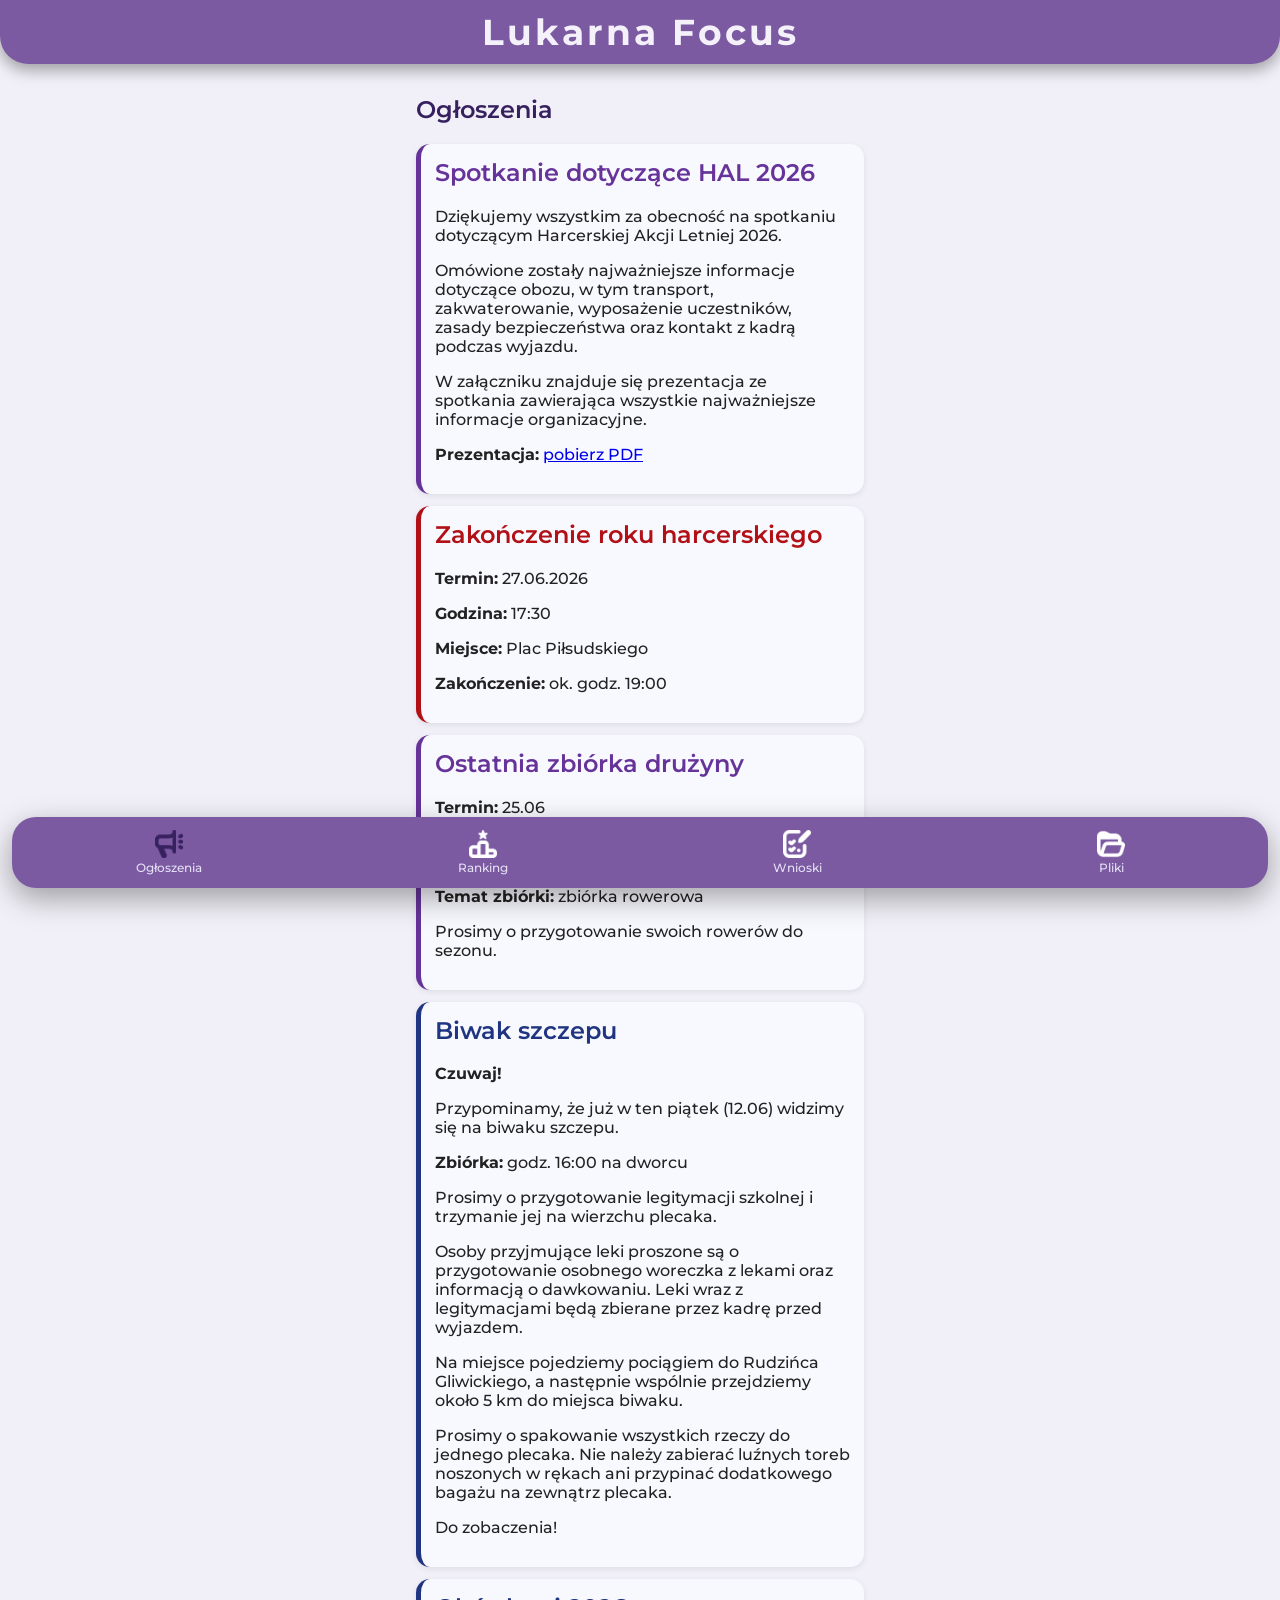
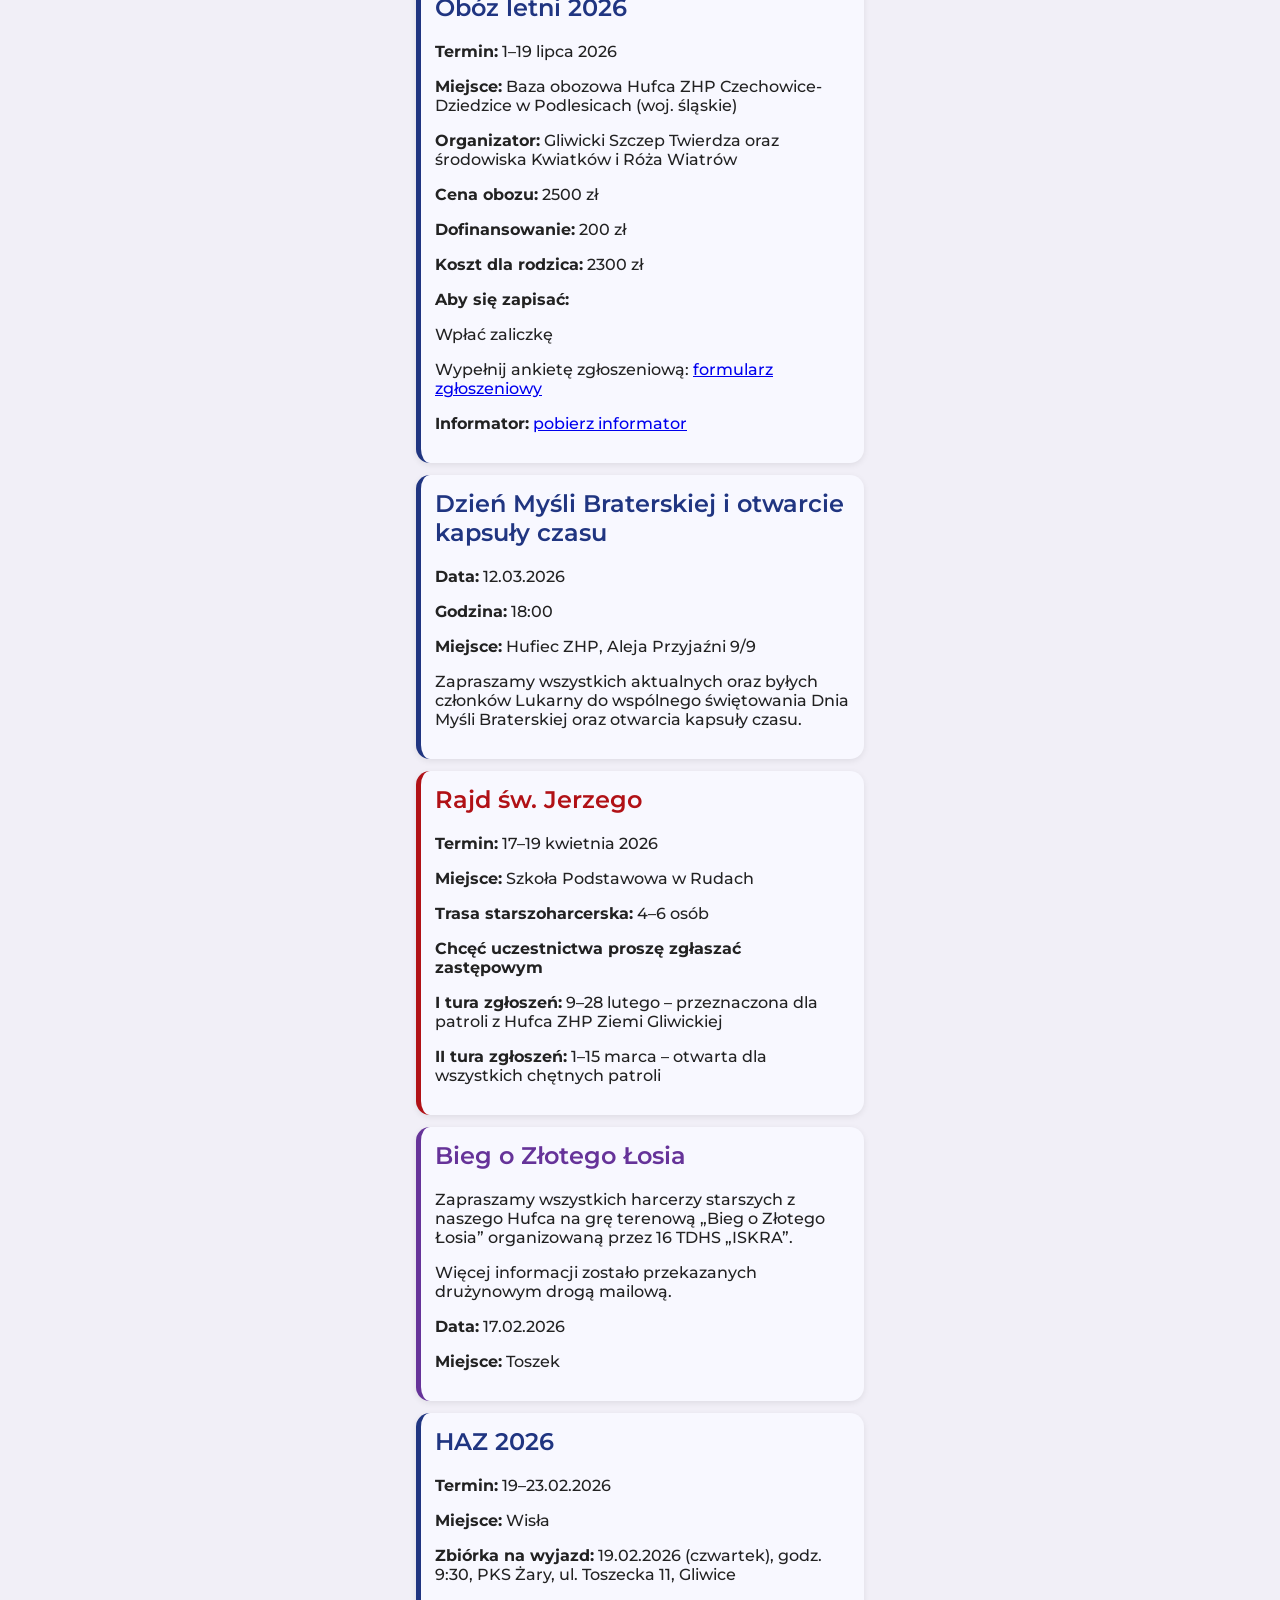
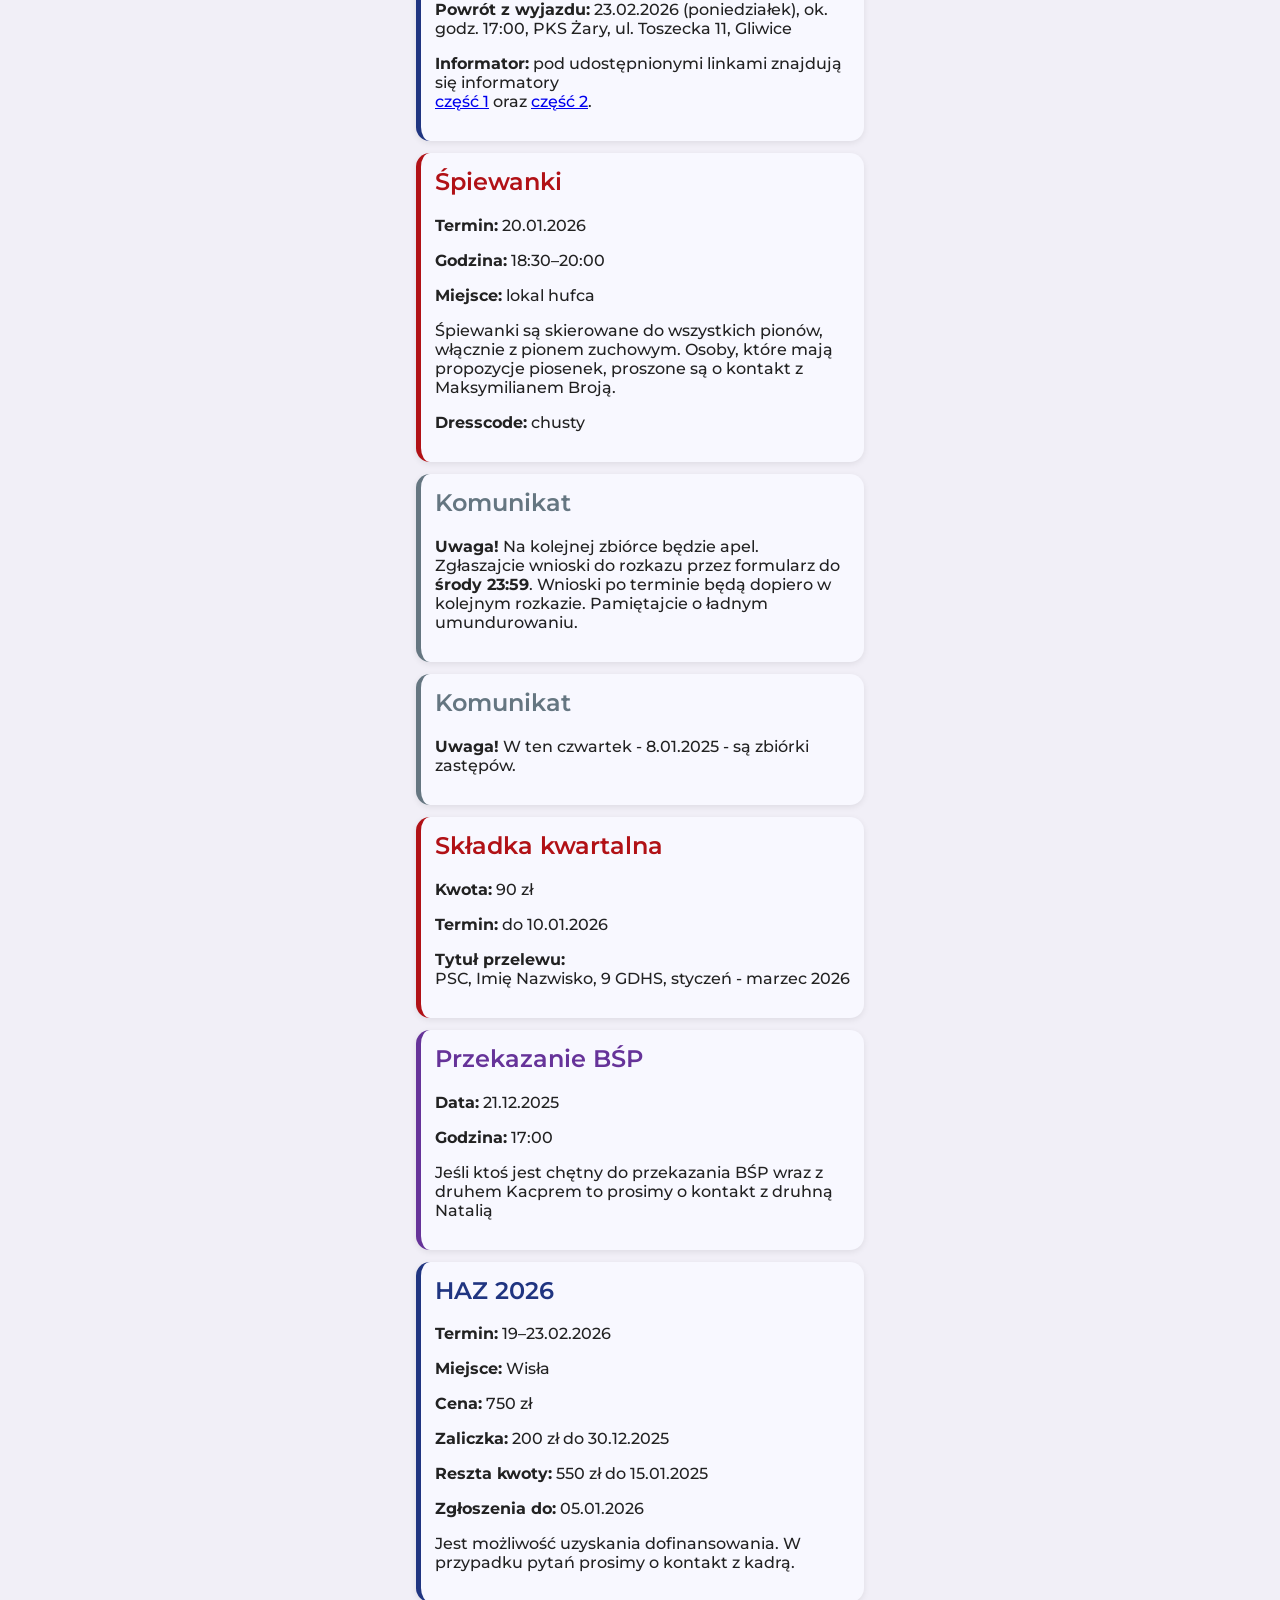
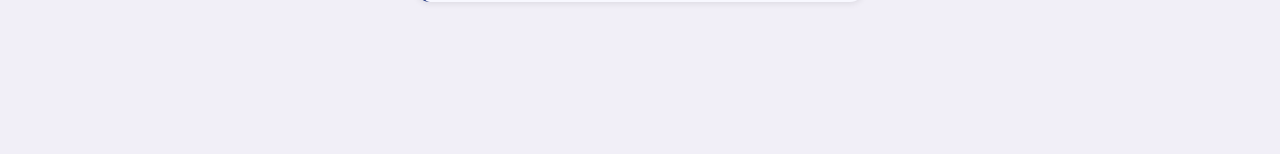
<file: index.html>
<!DOCTYPE html>
<html lang="pl">
<head>
  <meta charset="UTF-8" />
  <meta name="viewport" content="width=device-width, initial-scale=1.0"/>
	<!-- Favicon (karta przeglądarki) -->
<link rel="icon" type="image/png" sizes="180x180" href="logo.png">

<!-- iPhone / iPad -->
<link rel="apple-touch-icon" sizes="180x180" href="logo.png">
<meta name="apple-mobile-web-app-title" content="Lukarna Focus">

  <title>Lukarna Focus</title>
  <link rel="stylesheet" href="style.css" />
  <link rel="preconnect" href="https://fonts.googleapis.com">
<link rel="preconnect" href="https://fonts.gstatic.com" crossorigin>
<link href="https://fonts.googleapis.com/css2?family=Montserrat:wght@300;400;500;600;700&display=swap" rel="stylesheet">

	<meta name="viewport" content="width=device-width, initial-scale=1, viewport-fit=cover">
<meta name="apple-mobile-web-app-capable" content="yes">
<meta name="apple-mobile-web-app-status-bar-style" content="black-translucent">
</head>
<body>

<header class="app-header">
  <span class="app-title">Lukarna Focus</span>
</header>


  <main id="app">

    <!-- OGŁOSZENIA -->
    <section id="announcements" class="page active">
      <h1>Ogłoszenia</h1>

<div class="card fioletowy">
  <h2>Spotkanie dotyczące HAL 2026</h2>
  <p>Dziękujemy wszystkim za obecność na spotkaniu dotyczącym Harcerskiej Akcji Letniej 2026.</p>
  <p>Omówione zostały najważniejsze informacje dotyczące obozu, w tym transport, zakwaterowanie, wyposażenie uczestników, zasady bezpieczeństwa oraz kontakt z kadrą podczas wyjazdu.</p>
  <p>W załączniku znajduje się prezentacja ze spotkania zawierająca wszystkie najważniejsze informacje organizacyjne.</p>
  <p><strong>Prezentacja:</strong> <a href="Harcerska-Akcja-Letnia_20260611_152033_0000.pdf">pobierz PDF</a></p>
</div>


		<div class="card czerwony">
  <h2>Zakończenie roku harcerskiego</h2>
  <p><strong>Termin:</strong> 27.06.2026</p>
  <p><strong>Godzina:</strong> 17:30</p>
  <p><strong>Miejsce:</strong> Plac Piłsudskiego</p>
  <p><strong>Zakończenie:</strong> ok. godz. 19:00</p>
</div>

		<div class="card fioletowy">
  <h2>Ostatnia zbiórka drużyny</h2>
  <p><strong>Termin:</strong> 25.06</p>
  <p>Odbędzie się ostatnia zbiórka drużyny przed wakacjami.</p>
  <p><strong>Temat zbiórki:</strong> zbiórka rowerowa</p>
  <p>Prosimy o przygotowanie swoich rowerów do sezonu.</p>
</div>
		<div class="card granatowy">
  <h2>Biwak szczepu</h2>
  <p><strong>Czuwaj!</strong></p>
  <p>Przypominamy, że już w ten piątek (12.06) widzimy się na biwaku szczepu.</p>
  <p><strong>Zbiórka:</strong> godz. 16:00 na dworcu</p>
  <p>Prosimy o przygotowanie legitymacji szkolnej i trzymanie jej na wierzchu plecaka.</p>
  <p>Osoby przyjmujące leki proszone są o przygotowanie osobnego woreczka z lekami oraz informacją o dawkowaniu. Leki wraz z legitymacjami będą zbierane przez kadrę przed wyjazdem.</p>
  <p>Na miejsce pojedziemy pociągiem do Rudzińca Gliwickiego, a następnie wspólnie przejdziemy około 5 km do miejsca biwaku.</p>
  <p>Prosimy o spakowanie wszystkich rzeczy do jednego plecaka. Nie należy zabierać luźnych toreb noszonych w rękach ani przypinać dodatkowego bagażu na zewnątrz plecaka.</p>
  <p>Do zobaczenia!</p>
</div>
		<div class="card granatowy">
  <h2>Obóz letni 2026</h2>
  <p><strong>Termin:</strong> 1–19 lipca 2026</p>
  <p><strong>Miejsce:</strong> Baza obozowa Hufca ZHP Czechowice-Dziedzice w Podlesicach (woj. śląskie)</p>
  <p><strong>Organizator:</strong> Gliwicki Szczep Twierdza oraz środowiska Kwiatków i Róża Wiatrów</p>
  <p><strong>Cena obozu:</strong> 2500 zł</p>
  <p><strong>Dofinansowanie:</strong> 200 zł</p>
  <p><strong>Koszt dla rodzica:</strong> 2300 zł</p>
  <p><strong>Aby się zapisać:</strong></p>
  <p>Wpłać zaliczkę</p>
  <p>Wypełnij ankietę zgłoszeniową: <a href="https://forms.office.com/pages/responsepage.aspx?id=Ho024XU55kyJPfw1H9RNzfx0Kt5NUSRLl-uKg6N_SVBUQVRKQUlDTFRMUllUQjhVSVJCUVFPQVU5MC4u&amp;route=shorturl" target="_blank" rel="noopener noreferrer">formularz zgłoszeniowy</a></p>
  <p><strong>Informator:</strong> <a href="informatorHAL2026cz1.pdf" target="_blank" rel="noopener noreferrer">pobierz informator</a></p>
</div>

		<div class="card granatowy">
  <h2>Dzień Myśli Braterskiej i otwarcie kapsuły czasu</h2>
  <p><strong>Data:</strong> 12.03.2026</p>
  <p><strong>Godzina:</strong> 18:00</p>
  <p><strong>Miejsce:</strong> Hufiec ZHP, Aleja Przyjaźni 9/9</p>
  <p>Zapraszamy wszystkich aktualnych oraz byłych członków Lukarny do wspólnego świętowania Dnia Myśli Braterskiej oraz otwarcia kapsuły czasu.</p>
</div>
      
      <div class="card czerwony">
  <h2>Rajd św. Jerzego</h2>
  <p><strong>Termin:</strong> 17–19 kwietnia 2026</p>
  <p><strong>Miejsce:</strong> Szkoła Podstawowa w Rudach</p>
  <p><strong>Trasa starszoharcerska:</strong> 4–6 osób</p>
  <p><strong>Chcęć uczestnictwa proszę zgłaszać zastępowym</strong></p>
  <p><strong>I tura zgłoszeń:</strong> 9–28 lutego – przeznaczona dla patroli z Hufca ZHP Ziemi Gliwickiej</p>
  <p><strong>II tura zgłoszeń:</strong> 1–15 marca – otwarta dla wszystkich chętnych patroli</p>
</div>
      
      <div class="card fioletowy">
  <h2>Bieg o Złotego Łosia</h2>
  <p>Zapraszamy wszystkich harcerzy starszych z naszego Hufca na grę terenową „Bieg o Złotego Łosia” organizowaną przez 16 TDHS „ISKRA”.</p>
  <p>Więcej informacji zostało przekazanych drużynowym drogą mailową.</p>
  <p><strong>Data:</strong> 17.02.2026</p>
  <p><strong>Miejsce:</strong> Toszek</p>
</div>
      
<div class="card granatowy">
  <h2>HAZ 2026</h2>
  <p><strong>Termin:</strong> 19–23.02.2026</p>
  <p><strong>Miejsce:</strong> Wisła</p>
  <p><strong>Zbiórka na wyjazd:</strong> 19.02.2026 (czwartek), godz. 9:30, PKS Żary, ul. Toszecka 11, Gliwice</p>
  <p><strong>Powrót z wyjazdu:</strong> 23.02.2026 (poniedziałek), ok. godz. 17:00, PKS Żary, ul. Toszecka 11, Gliwice</p>
  <p>
    <strong>Informator:</strong>
    pod udostępnionymi linkami znajdują się informatory<br>
    <a href="informator-czesc-1.pdf" target="_blank" rel="noopener noreferrer">część 1</a>
    oraz
    <a href="informator-czesc-2.pdf" target="_blank" rel="noopener noreferrer">część 2</a>.
  </p>
</div>

<div class="card czerwony">
  <h2>Śpiewanki</h2>
  <p><strong>Termin:</strong> 20.01.2026</p>
  <p><strong>Godzina:</strong> 18:30–20:00</p>
  <p><strong>Miejsce:</strong> lokal hufca</p>
  <p>Śpiewanki są skierowane do wszystkich pionów, włącznie z pionem zuchowym. Osoby, które mają propozycje piosenek, proszone są o kontakt z Maksymilianem Broją.</p>
  <p><strong>Dresscode:</strong> chusty</p>
</div>

 <!-- Komunikat -->
  <div class="card szary">
    <h2>Komunikat</h2>
    <p><strong>Uwaga!</strong> Na kolejnej zbiórce będzie apel. Zgłaszajcie wnioski do rozkazu przez formularz do <strong>środy 23:59</strong>. Wnioski po terminie będą dopiero w kolejnym rozkazie. Pamiętajcie o ładnym umundurowaniu. 
    </p>
  </div>

 <!-- Komunikat -->
  <div class="card szary">
    <h2>Komunikat</h2>
    <p><strong>Uwaga!</strong> W ten czwartek - 8.01.2025 - są zbiórki zastępów.</p>
  </div>
  
    <!-- Składka -->
  <div class="card czerwony">
    <h2>Składka kwartalna</h2>
    <p><strong>Kwota:</strong> 90 zł</p>
    <p><strong>Termin:</strong> do 10.01.2026</p>
    <p><strong>Tytuł przelewu:</strong><br/>PSC, Imię Nazwisko, 9 GDHS, styczeń - marzec 2026</p>
  </div>
  
    <!-- Wydarzenie -->
  <div class="card fioletowy">
    <h2>Przekazanie BŚP</h2>
    <p><strong>Data:</strong> 21.12.2025</p>
    <p><strong>Godzina:</strong> 17:00</p>
    <p>Jeśli ktoś jest chętny do przekazania BŚP wraz z druhem Kacprem to prosimy o kontakt z druhną Natalią</p>
  </div>

  <!-- Biwak -->
  <div class="card granatowy">
    <h2>HAZ 2026</h2>
    <p><strong>Termin:</strong> 19–23.02.2026</p>
    <p><strong>Miejsce:</strong> Wisła</p>
    <p><strong>Cena:</strong> 750 zł</p>
	<p><strong>Zaliczka:</strong> 200 zł do 30.12.2025</p>
	<p><strong>Reszta kwoty:</strong> 550 zł do 15.01.2025</p>
    <p><strong>Zgłoszenia do:</strong> 05.01.2026</p>
    <p>Jest możliwość uzyskania dofinansowania. W przypadku pytań prosimy o kontakt z kadrą.</p>
  </div>
    </section>

<!-- WSPÓŁZAWODNICTWO -->
<section id="competition" class="page">


  <h1>Współzawodnictwo</h1>

  <div class="cones-wrapper">
    <img src="szyszki.png" alt="Szyszki">

    <span class="cone-score s1">308</span>
    <span class="cone-score s2">536</span>
    <span class="cone-score s3">384</span>
    <span class="cone-score s4">376</span>
    <span class="cone-score s5">293</span>
  </div>


  <h2>Regulamin</h2>
  
      <ul class="ranking">
        <li>Obecność na zbiórce bez munduru – 4</li>
        <li>Obecność na zbiórce w mundurze – 6</li>
        <li>Punkty do zdobycia na zbiórce – 5–10</li>
		<li>Zbiórka zastępu – 20</li>
	    <li>Zdobyta sprawność – 15</li>
		<li>Wykonane wyzwanie – 15</li>
		<li>Zdobyty trop – 20</li>
		<li>Zdobyty naramiennik HS – 10</li>
		<li>Zdobyty stopień harcerski – 50</li>
      </ul>


</section>


    <!-- WNIOSKI -->
    <section id="forms" class="page">
      <h1>Wnioski do rozkazu</h1>

<iframe  src="https://forms.office.com/Pages/ResponsePage.aspx?id=Ho024XU55kyJPfw1H9RNzaKxiOw8s3NPiCFXQItfloRUQjZEUEdBSDVDSjFWNlZaSEE3WjY5N0NROCQlQCN0PWcu&embed=true" frameborder="0" marginwidth="0" marginheight="0" style="border: none; max-width:100%; max-height:100vh" allowfullscreen webkitallowfullscreen mozallowfullscreen msallowfullscreen> </iframe>
    </section>


	<!-- PLIKI -->
<section id="files" class="page">
  <h1>Próby i dokumenty</h1>
  <p>Próby na stopnie chłopcy:</p>
  <ul class="file-list">
	<li>
      <a href="files/Mlodzik.pdf" download class="file-tile">
        Młodzik
      </a>
    </li>
	 <li>
      <a href="files/Wywiadowca.pdf" download class="file-tile">
        Wywiadowca
      </a>
    </li>
	<li>
      <a href="files/Odkrywca.pdf" download class="file-tile">
        Odkrywca
      </a>
    </li>
	<li>
      <a href="files/Cwik.pdf" download class="file-tile">
        Ćwik
      </a>
    </li>
	</ul>
  
  <p>Próby na stopnie dziewczyny:</p>
  
    <ul class="file-list">
	 <li>
      <a href="files/Ochotniczka.pdf" download class="file-tile">
        Ochotniczka
      </a>
    </li>
       
	    <li>
      <a href="files/Tropicielka.pdf" download class="file-tile">
        Tropicielka
      </a>
    </li>
	    
	    <li>
      <a href="files/Pionierka.pdf" download class="file-tile">
        Pionierka
      </a>
    </li>
	    
	    <li>
      <a href="files/Samarytanka.pdf" download class="file-tile">
        Samarytanka
      </a>
    </li>
	</ul>
  
  <p>Pozostałe próby:</p>

  <ul class="file-list">
    <li>
      <a href="files/Proba_harcerza.pdf" download class="file-tile">
        Próba harcerza
      </a>
    </li>
    <li>
      <a href="files/WOSM_WAGGGS_Plakietka_szczepu.pdf" download class="file-tile">
        WOSM/WAGGGS Plakietka szczepu
      </a>
    </li>
		    <li>
      <a href="files/Karta_tropu.pdf" download class="file-tile">
        Karta tropu
      </a>
    </li>
	</ul>

	  <p>Dokumenty:</p>

  <ul class="file-list">
    <li>
      <a href="Statut-ZHP-2025-01-11-zalacznik-do-uchwaly-XLIII-Zjazdu-ZHP-nr-21-1.pdf" download class="file-tile">
        Statut ZHP
      </a>
    </li>

</section>


  </main>

  <!-- DOLNA NAWIGACJA -->
<nav class="bottom-nav">
  <button onclick="showPage('announcements')" data-page="announcements">
    <img src="announcements-white.png" class="icon" alt="Ogłoszenia"><span>Ogłoszenia</span>
  </button>
  <button onclick="showPage('competition')" data-page="competition">
    <img src="competition-white.png" class="icon" alt="Ranking"><span>Ranking</span>
  </button>
  <button onclick="showPage('forms')" data-page="forms">
    <img src="forms-white.png" class="icon" alt="Wnioski"><span>Wnioski</span>
  </button>
  <button onclick="showPage('files')" data-page="files">
    <img src="files-white.png" class="icon" alt="Pliki"><span>Pliki</span>
  </button>
</nav>



  <script src="script.js"></script>
</body>
</html>
</file>
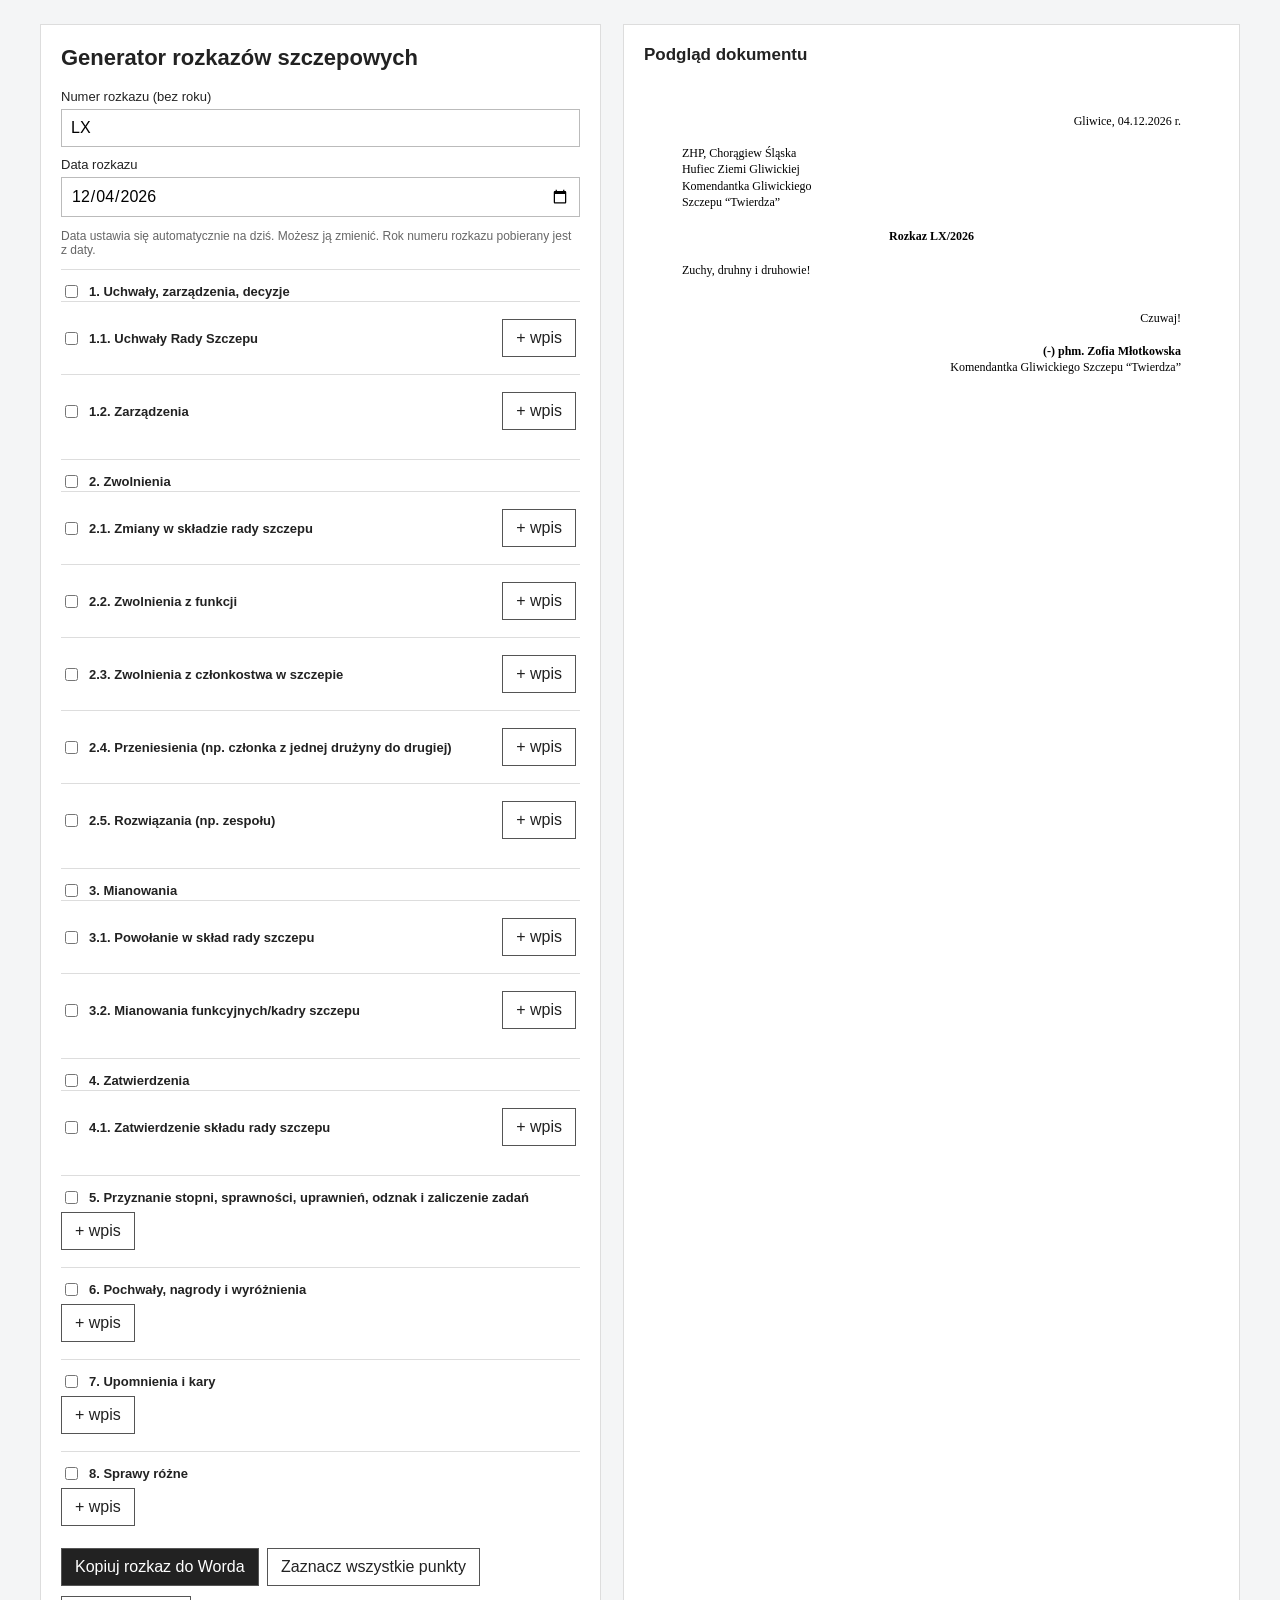
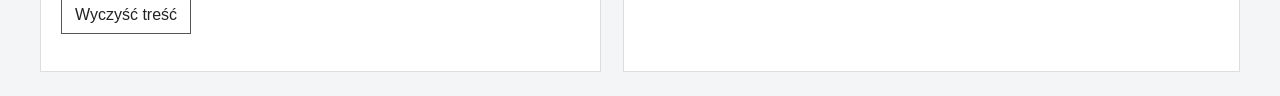
<file: generator.html>
<!DOCTYPE html>
<html lang="pl">
<head>
<meta charset="UTF-8">
<meta name="viewport" content="width=device-width, initial-scale=1.0">
<title>Generator rozkazów szczepowych – Twierdza</title>

<style>
:root {
    font-family: Arial, Helvetica, sans-serif;
    color: #222;
    background: #f4f5f6;
}

* {
    box-sizing: border-box;
}

body {
    margin: 0;
    padding: 24px;
}

.app {
    max-width: 1200px;
    margin: auto;
    display: grid;
    grid-template-columns: minmax(300px, 1fr) minmax(320px, 1.1fr);
    gap: 22px;
}

.panel {
    background: white;
    border: 1px solid #ddd;
    padding: 20px;
}

h1 {
    font-size: 22px;
    margin: 0 0 18px;
}

h2 {
    font-size: 17px;
    margin: 0 0 14px;
}

label {
    display: block;
    font-size: 13px;
    margin: 10px 0 5px;
}

input[type="text"],
input[type="date"],
textarea {
    width: 100%;
    padding: 9px;
    border: 1px solid #bbb;
    font: inherit;
    background: white;
}

textarea {
    min-height: 70px;
    resize: vertical;
}

button {
    border: 1px solid #555;
    background: #222;
    color: white;
    padding: 9px 13px;
    font: inherit;
    cursor: pointer;
    margin: 5px 4px 5px 0;
}

button.secondary {
    background: white;
    color: #222;
}

button.remove {
    padding: 4px 8px;
    background: white;
    color: #922;
    border-color: #c99;
}

.section {
    border-top: 1px solid #ddd;
    padding: 12px 0;
}

.sectionhead {
    display: flex;
    align-items: center;
    gap: 8px;
}

.sectionhead label {
    margin: 0;
    font-weight: bold;
    flex: 1;
}

.entry {
    border-left: 2px solid #ddd;
    padding: 8px 0 8px 12px;
    margin: 8px 0;
}

.muted {
    font-size: 12px;
    color: #666;
}

/* Podgląd i dokument do Worda */
.paper {
    font-family: "Times New Roman", serif;
    background: white;
    color: black;
    padding: 34px 38px;
    min-height: 700px;
    line-height: 1.35;
    font-size: 12px;
    white-space: normal;
}

.paper .place {
    text-align: right;
    margin-bottom: 16px;
}

.paper .masthead {
    text-align: left;
}

.paper .title {
    text-align: center;
    font-weight: bold;
    margin: 18px 0;
}

.paper .greeting {
    margin: 18px 0;
}

.paper .main-point {
    font-size: 12px;
    margin: 12px 0 5px;
    font-weight: normal;
}

.paper .sub-point {
    font-size: 12px;
    margin: 8px 0 4px 24px;
    font-weight: normal;
}

.paper p {
    font-size: 12px;
    margin: 4px 0;
}

.paper p.entry-sub {
    margin-left: 48px;
}

.paper .signature {
    text-align: right;
    margin-top: 32px;
    font-size: 12px;
}

.paper .signature strong {
    display: block;
}

@media (max-width: 800px) {
    body {
        padding: 10px;
    }

    .app {
        grid-template-columns: 1fr;
    }

    .paper {
        padding: 22px;
    }
}
</style>
</head>

<body>

<div class="app">

<section class="panel controls">
    <h1>Generator rozkazów szczepowych</h1>

    <label for="number">Numer rozkazu (bez roku)</label>
    <input id="number" type="text" value="LX" placeholder="np. L2">

    <label for="date">Data rozkazu</label>
    <input id="date" type="date">

    <p class="muted">
        Data ustawia się automatycznie na dziś. Możesz ją zmienić.
        Rok numeru rozkazu pobierany jest z daty.
    </p>

    <div id="sections"></div>

    <button id="copy">Kopiuj rozkaz do Worda</button>
    <button class="secondary" id="selectAll">Zaznacz wszystkie punkty</button>
    <button class="secondary" id="clear">Wyczyść treść</button>

    <p id="status" class="muted" aria-live="polite"></p>
</section>

<section class="panel">
    <h2>Podgląd dokumentu</h2>
    <div id="preview" class="paper"></div>
</section>

</div>

<script>
const defs = [
    {
        n: 1,
        title: "Uchwały, zarządzenia, decyzje",
        subs: [
            ["1.1", "Uchwały Rady Szczepu"],
            ["1.2", "Zarządzenia"]
        ]
    },
    {
        n: 2,
        title: "Zwolnienia",
        subs: [
            ["2.1", "Zmiany w składzie rady szczepu"],
            ["2.2", "Zwolnienia z funkcji"],
            ["2.3", "Zwolnienia z członkostwa w szczepie"],
            ["2.4", "Przeniesienia (np. członka z jednej drużyny do drugiej)"],
            ["2.5", "Rozwiązania (np. zespołu)"]
        ]
    },
    {
        n: 3,
        title: "Mianowania",
        subs: [
            ["3.1", "Powołanie w skład rady szczepu"],
            ["3.2", "Mianowania funkcyjnych/kadry szczepu"]
        ]
    },
    {
        n: 4,
        title: "Zatwierdzenia",
        subs: [
            ["4.1", "Zatwierdzenie składu rady szczepu"]
        ]
    },
    {
        n: 5,
        title: "Przyznanie stopni, sprawności, uprawnień, odznak i zaliczenie zadań",
        subs: []
    },
    {
        n: 6,
        title: "Pochwały, nagrody i wyróżnienia",
        subs: []
    },
    {
        n: 7,
        title: "Upomnienia i kary",
        subs: []
    },
    {
        n: 8,
        title: "Sprawy różne",
        subs: []
    }
];

const $ = id => document.getElementById(id);

const today = new Date();

$("date").value =
    `${today.getFullYear()}-${String(today.getMonth() + 1).padStart(2, "0")}-${String(today.getDate()).padStart(2, "0")}`;

function dateParts() {
    const d = $("date").value
        ? new Date($("date").value + "T12:00:00")
        : new Date();

    return {
        day: String(d.getDate()).padStart(2, "0"),
        month: String(d.getMonth() + 1).padStart(2, "0"),
        year: d.getFullYear()
    };
}

function addEntry(container) {
    const wrap = document.createElement("div");
    wrap.className = "entry";

    const ta = document.createElement("textarea");
    ta.placeholder = "Wpisz treść punktu…";
    ta.addEventListener("input", render);

    const rm = document.createElement("button");
    rm.type = "button";
    rm.className = "remove";
    rm.textContent = "Usuń wpis";

    rm.onclick = () => {
        wrap.remove();
        render();
    };

    wrap.append(ta, rm);
    container.append(wrap);

    render();
}

function build() {
    const root = $("sections");

    defs.forEach((d, i) => {
        const sec = document.createElement("div");
        sec.className = "section";

        const head = document.createElement("div");
        head.className = "sectionhead";

        const cb = document.createElement("input");
        cb.type = "checkbox";
        cb.id = "sec" + i;
        cb.addEventListener("change", render);

        const lab = document.createElement("label");
        lab.htmlFor = cb.id;
        lab.textContent = d.n + ". " + d.title;

        head.append(cb, lab);
        sec.append(head);

        if (d.subs.length) {
            d.subs.forEach((s, j) => {
                const sub = document.createElement("div");
                sub.className = "section";

                const sh = document.createElement("div");
                sh.className = "sectionhead";

                const scb = document.createElement("input");
                scb.type = "checkbox";
                scb.id = `sub${i}_${j}`;

                scb.addEventListener("change", () => {
                    if (scb.checked) cb.checked = true;
                    render();
                });

                const sl = document.createElement("label");
                sl.htmlFor = scb.id;
                sl.textContent = s[0] + ". " + s[1];

                const add = document.createElement("button");
                add.type = "button";
                add.className = "secondary";
                add.textContent = "+ wpis";

                const entries = document.createElement("div");
                entries.id = `entries${i}_${j}`;

                add.onclick = () => {
                    scb.checked = true;
                    cb.checked = true;
                    addEntry(entries);
                };

                sh.append(scb, sl, add);
                sub.append(sh, entries);
                sec.append(sub);
            });
        } else {
            const add = document.createElement("button");
            add.type = "button";
            add.className = "secondary";
            add.textContent = "+ wpis";

            const entries = document.createElement("div");
            entries.id = `entries${i}`;

            add.onclick = () => {
                cb.checked = true;
                addEntry(entries);
            };

            sec.append(add, entries);
        }

        root.append(sec);
    });
}

function esc(s) {
    return s.replace(/[&<>"']/g, c => ({
        "&": "&amp;",
        "<": "&lt;",
        ">": "&gt;",
        '"': "&quot;",
        "'": "&#39;"
    }[c]));
}

function render() {
    const { day, month, year } = dateParts();

    let out = `
        <div class="place">
            Gliwice, ${day}.${month}.${year} r.
        </div>

        <div class="masthead">
            ZHP, Chorągiew Śląska<br>
            Hufiec Ziemi Gliwickiej<br>
            Komendantka Gliwickiego<br>
            Szczepu “Twierdza”
        </div>

        <div class="title">
            Rozkaz ${esc($("number").value.trim() || "…")}/${year}
        </div>

        <div class="greeting">
            Zuchy, druhny i druhowie!
        </div>
    `;

    defs.forEach((d, i) => {
        const top = $("sec" + i);

        if (!top.checked) return;

        let content = "";

        if (d.subs.length) {
            d.subs.forEach((s, j) => {
                const cb = $(`sub${i}_${j}`);

                if (!cb.checked) return;

                const vals = [
                    ...$(`entries${i}_${j}`).querySelectorAll("textarea")
                ]
                    .map(x => x.value.trim())
                    .filter(Boolean);

                if (vals.length) {
                    content += `
                        <h4 class="sub-point">
                            ${s[0]}. ${esc(s[1])}
                        </h4>
                    `;

                    content += vals.map((v, k) => `
                        <p class="entry-sub">
                            ${s[0]}.${k + 1}. ${esc(v).replace(/\n/g, "<br>")}
                        </p>
                    `).join("");
                }
            });
        } else {
            const vals = [
                ...$(`entries${i}`).querySelectorAll("textarea")
            ]
                .map(x => x.value.trim())
                .filter(Boolean);

            if (vals.length) {
                content = vals.map((v, k) => `
                    <p class="entry-sub">
                        ${d.n}.${k + 1}. ${esc(v).replace(/\n/g, "<br>")}
                    </p>
                `).join("");
            }
        }

        if (content) {
            out += `
                <h4 class="main-point">
                    ${d.n}. ${esc(d.title)}
                </h4>
                ${content}
            `;
        }
    });

    out += `
        <div class="signature">
            Czuwaj!<br><br>
            <strong>(-) phm. Zofia Młotkowska</strong>
            Komendantka Gliwickiego Szczepu “Twierdza”
        </div>
    `;

    $("preview").innerHTML = out;
}

$("date").addEventListener("change", render);
$("number").addEventListener("input", render);

$("selectAll").onclick = () => {
    document.querySelectorAll('#sections input[type="checkbox"]')
        .forEach(x => x.checked = true);

    render();
};

$("clear").onclick = () => {
    document.querySelectorAll('#sections input[type="checkbox"]')
        .forEach(x => x.checked = false);

    document.querySelectorAll("#sections textarea")
        .forEach(x => x.value = "");

    render();

    $("status").textContent = "Wyczyszczono treść.";
};

$("copy").onclick = async () => {
    const node = $("preview");

    try {
        const html = node.innerHTML;

        if (navigator.clipboard && window.ClipboardItem) {
            await navigator.clipboard.write([
                new ClipboardItem({
                    "text/html": new Blob([html], {
                        type: "text/html"
                    }),
                    "text/plain": new Blob([node.innerText], {
                        type: "text/plain"
                    })
                })
            ]);
        } else {
            const range = document.createRange();
            range.selectNodeContents(node);

            const sel = window.getSelection();
            sel.removeAllRanges();
            sel.addRange(range);

            document.execCommand("copy");
            sel.removeAllRanges();
        }

        $("status").textContent =
            "Skopiowano. Wklej do Worda skrótem Ctrl+V lub Cmd+V.";

    } catch (e) {
        $("status").textContent =
            "Nie udało się skopiować automatycznie. Zaznacz tekst podglądu i skopiuj ręcznie.";
    }
};

build();
render();
</script>

</body>
</html>
</file>
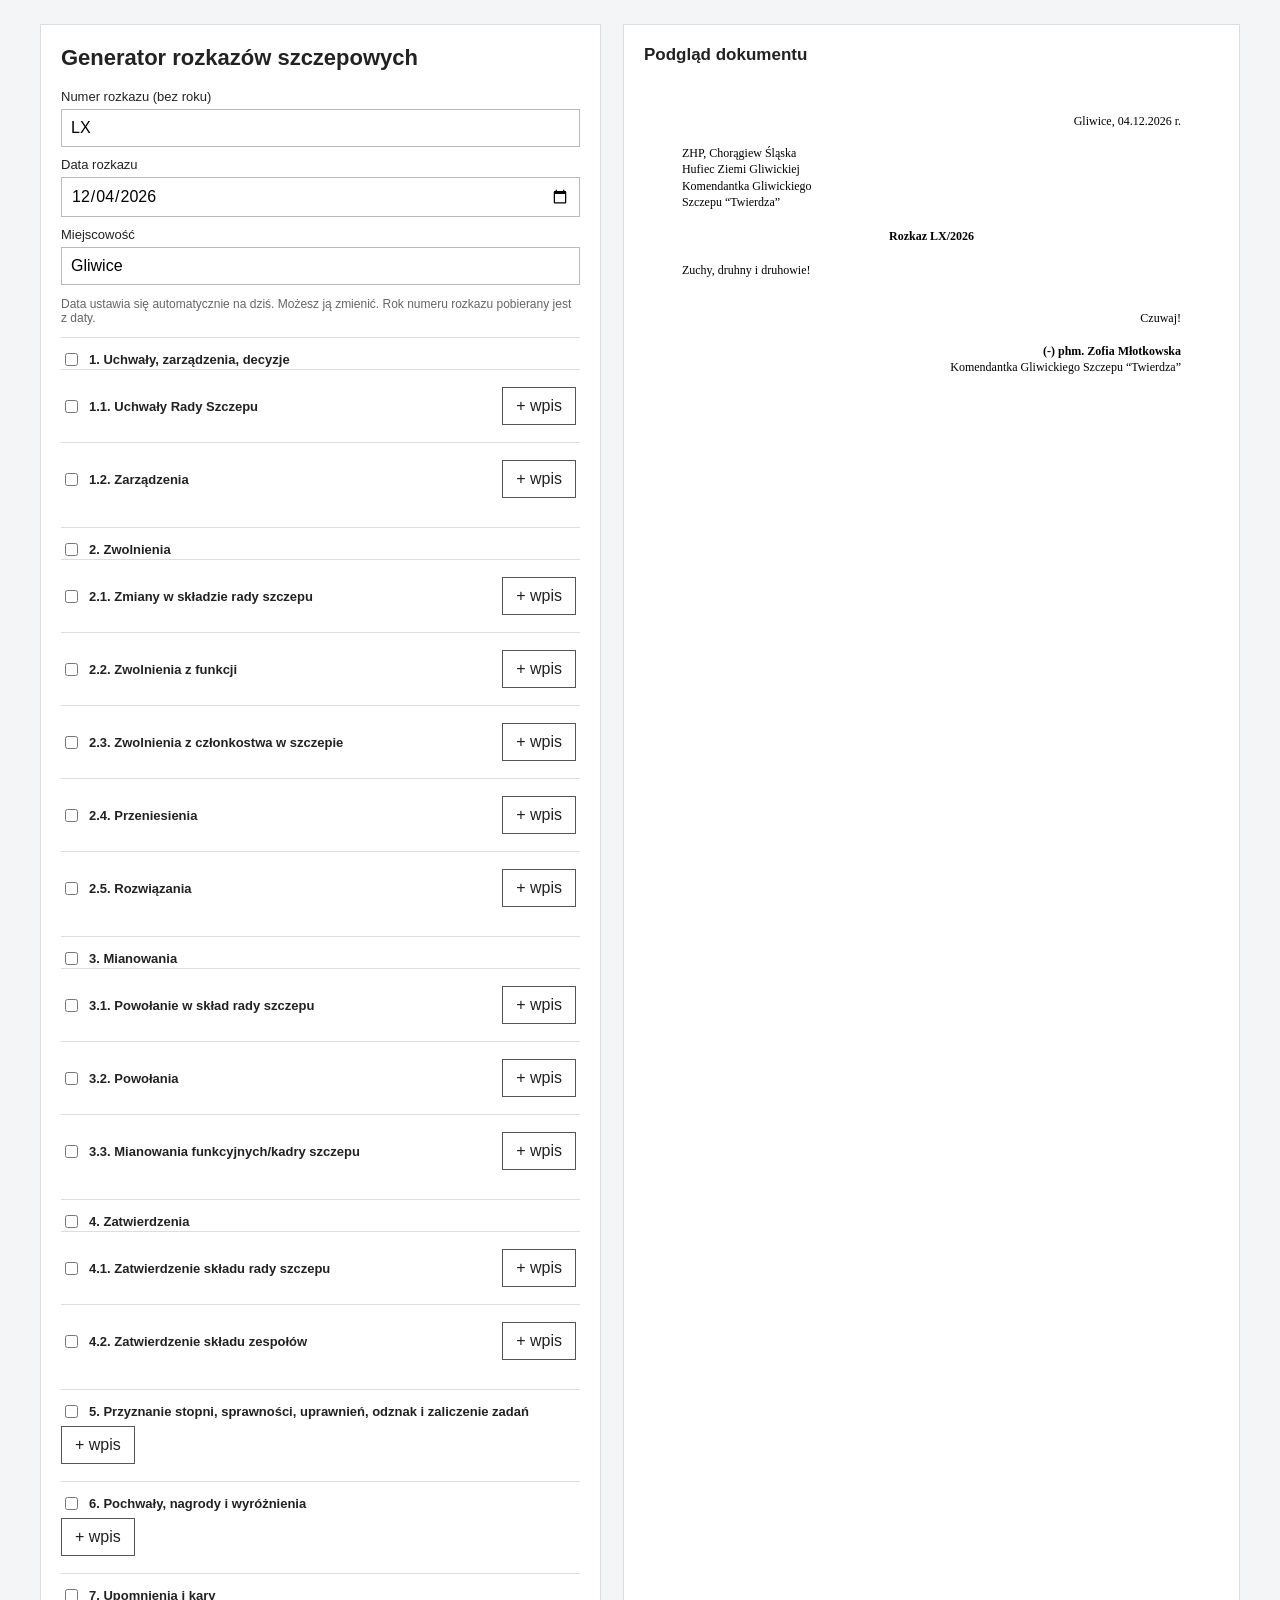
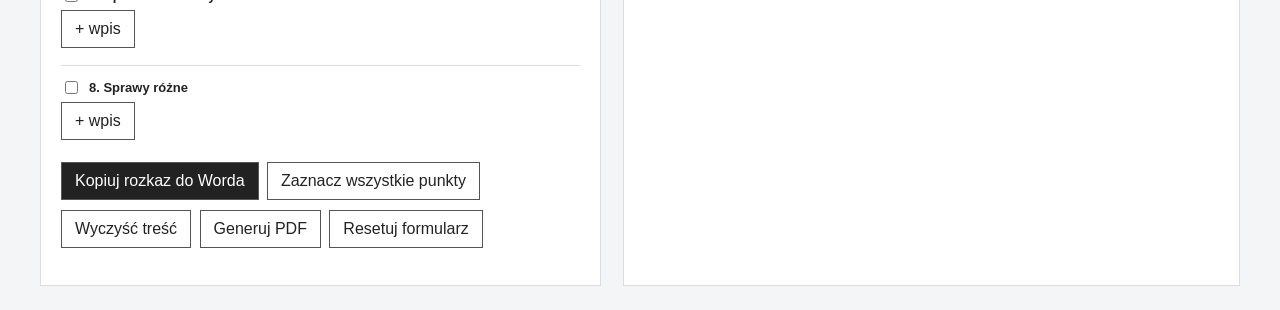
<file: generator_rozkazow.html>
<!DOCTYPE html>
<html lang="pl">
<head>
<meta charset="UTF-8">
<meta name="viewport" content="width=device-width, initial-scale=1.0">
<title>Generator rozkazów szczepowych – Twierdza</title>

<style>
:root {
    font-family: Arial, Helvetica, sans-serif;
    color: #222;
    background: #f4f5f6;
}

* {
    box-sizing: border-box;
}

body {
    margin: 0;
    padding: 24px;
}

.app {
    max-width: 1200px;
    margin: auto;
    display: grid;
    grid-template-columns: minmax(300px, 1fr) minmax(320px, 1.1fr);
    gap: 22px;
}

.panel {
    background: white;
    border: 1px solid #ddd;
    padding: 20px;
}

h1 {
    font-size: 22px;
    margin: 0 0 18px;
}

h2 {
    font-size: 17px;
    margin: 0 0 14px;
}

label {
    display: block;
    font-size: 13px;
    margin: 10px 0 5px;
}

input[type="text"],
input[type="date"],
textarea {
    width: 100%;
    padding: 9px;
    border: 1px solid #bbb;
    font: inherit;
    background: white;
}

textarea {
    min-height: 70px;
    resize: vertical;
}

button {
    border: 1px solid #555;
    background: #222;
    color: white;
    padding: 9px 13px;
    font: inherit;
    cursor: pointer;
    margin: 5px 4px 5px 0;
}

button.secondary {
    background: white;
    color: #222;
}

button.remove {
    padding: 4px 8px;
    background: white;
    color: #922;
    border-color: #c99;
}

.section {
    border-top: 1px solid #ddd;
    padding: 12px 0;
}

.sectionhead {
    display: flex;
    align-items: center;
    gap: 8px;
}

.sectionhead label {
    margin: 0;
    font-weight: bold;
    flex: 1;
}

.entry {
    border-left: 2px solid #ddd;
    padding: 8px 0 8px 12px;
    margin: 8px 0;
}

.muted {
    font-size: 12px;
    color: #666;
}

/* Podgląd i dokument do Worda */
.paper {
    font-family: "Times New Roman", serif;
    background: white;
    color: black;
    padding: 34px 38px;
    min-height: 700px;
    line-height: 1.35;
    font-size: 12px;
    white-space: normal;
}

.paper .place {
    text-align: right;
    margin-bottom: 16px;
}

.paper .masthead {
    text-align: left;
}

.paper .title {
    text-align: center;
    font-weight: bold;
    margin: 18px 0;
}

.paper .greeting {
    margin: 18px 0;
}

.paper .main-point {
    font-size: 12px;
    margin: 12px 0 5px;
    font-weight: normal;
}

.paper .sub-point {
    font-size: 12px;
    margin: 8px 0 4px 24px;
    font-weight: normal;
}

.paper p {
    font-size: 12px;
    margin: 4px 0;
}

.paper p.entry-sub {
    margin-left: 48px;
}

.paper .signature {
    text-align: right;
    margin-top: 32px;
    font-size: 12px;
}

.paper .signature strong {
    display: block;
}

@media (max-width: 800px) {
    body {
        padding: 10px;
    }

    .app {
        grid-template-columns: 1fr;
    }

    .paper {
        padding: 22px;
    }
}

/* Ustawienia wydruku / zapisu do PDF */
@media print {
    @page {
        size: A4;
        margin: 20mm;
    }

    body {
        margin: 0;
        padding: 0;
        background: white;
    }

    .app {
        display: block;
        max-width: none;
    }

    .controls,
    h2 {
        display: none !important;
    }

    .panel {
        border: none;
        padding: 0;
    }

    .paper {
        padding: 0;
        min-height: 0;
        width: 100%;
        font-size: 12px;
        line-height: 1.35;
    }

    .paper .main-point,
    .paper .sub-point,
    .paper p,
    .paper .signature {
        font-size: 12px;
    }

    .paper .main-point,
    .paper .sub-point,
    .paper p {
        break-inside: avoid;
    }
}
</style>
</head>

<body>

<div class="app">

<section class="panel controls">
    <h1>Generator rozkazów szczepowych</h1>

    <label for="number">Numer rozkazu (bez roku)</label>
    <input id="number" type="text" value="LX" placeholder="np. L2">

    <label for="date">Data rozkazu</label>
    <input id="date" type="date">

    <label for="place">Miejscowość</label>
    <input id="place" type="text" value="Gliwice" placeholder="Wpisz miejscowość">

    <p class="muted">
        Data ustawia się automatycznie na dziś. Możesz ją zmienić.
        Rok numeru rozkazu pobierany jest z daty.
    </p>

    <div id="sections"></div>

    <button id="copy">Kopiuj rozkaz do Worda</button>
    <button class="secondary" id="selectAll">Zaznacz wszystkie punkty</button>
    <button class="secondary" id="clear">Wyczyść treść</button>
    <button class="secondary" id="pdf">Generuj PDF</button>
    <button class="secondary" id="reset">Resetuj formularz</button>

    <p id="status" class="muted" aria-live="polite"></p>
</section>

<section class="panel">
    <h2>Podgląd dokumentu</h2>
    <div id="preview" class="paper"></div>
</section>

</div>

<script>
const defs = [
    {
        n: 1,
        title: "Uchwały, zarządzenia, decyzje",
        subs: [
            ["1.1", "Uchwały Rady Szczepu"],
            ["1.2", "Zarządzenia"]
        ]
    },
    {
        n: 2,
        title: "Zwolnienia",
        subs: [
            ["2.1", "Zmiany w składzie rady szczepu"],
            ["2.2", "Zwolnienia z funkcji"],
            ["2.3", "Zwolnienia z członkostwa w szczepie"],
            ["2.4", "Przeniesienia"],
            ["2.5", "Rozwiązania"]
        ]
    },
    {
        n: 3,
        title: "Mianowania",
        subs: [
            ["3.1", "Powołanie w skład rady szczepu"],
            ["3.2", "Powołania"],
            ["3.3", "Mianowania funkcyjnych/kadry szczepu"]
        ]
    },
    {
        n: 4,
        title: "Zatwierdzenia",
        subs: [
            ["4.1", "Zatwierdzenie składu rady szczepu"],
            ["4.2", "Zatwierdzenie składu zespołów"]
        ]
    },
    {
        n: 5,
        title: "Przyznanie stopni, sprawności, uprawnień, odznak i zaliczenie zadań",
        subs: []
    },
    {
        n: 6,
        title: "Pochwały, nagrody i wyróżnienia",
        subs: []
    },
    {
        n: 7,
        title: "Upomnienia i kary",
        subs: []
    },
    {
        n: 8,
        title: "Sprawy różne",
        subs: []
    }
];

const $ = id => document.getElementById(id);

const today = new Date();

$("date").value =
    `${today.getFullYear()}-${String(today.getMonth() + 1).padStart(2, "0")}-${String(today.getDate()).padStart(2, "0")}`;

function dateParts() {
    const d = $("date").value
        ? new Date($("date").value + "T12:00:00")
        : new Date();

    return {
        day: String(d.getDate()).padStart(2, "0"),
        month: String(d.getMonth() + 1).padStart(2, "0"),
        year: d.getFullYear()
    };
}

function addEntry(container) {
    const wrap = document.createElement("div");
    wrap.className = "entry";

    const ta = document.createElement("textarea");
    ta.placeholder = "Wpisz treść punktu…";
    ta.addEventListener("input", render);

    const rm = document.createElement("button");
    rm.type = "button";
    rm.className = "remove";
    rm.textContent = "Usuń wpis";

    rm.onclick = () => {
        wrap.remove();
        render();
    };

    wrap.append(ta, rm);
    container.append(wrap);

    render();
}

function build() {
    const root = $("sections");

    defs.forEach((d, i) => {
        const sec = document.createElement("div");
        sec.className = "section";

        const head = document.createElement("div");
        head.className = "sectionhead";

        const cb = document.createElement("input");
        cb.type = "checkbox";
        cb.id = "sec" + i;
        cb.addEventListener("change", render);

        const lab = document.createElement("label");
        lab.htmlFor = cb.id;
        lab.textContent = d.n + ". " + d.title;

        head.append(cb, lab);
        sec.append(head);

        if (d.subs.length) {
            d.subs.forEach((s, j) => {
                const sub = document.createElement("div");
                sub.className = "section";

                const sh = document.createElement("div");
                sh.className = "sectionhead";

                const scb = document.createElement("input");
                scb.type = "checkbox";
                scb.id = `sub${i}_${j}`;

                scb.addEventListener("change", () => {
                    if (scb.checked) cb.checked = true;
                    render();
                });

                const sl = document.createElement("label");
                sl.htmlFor = scb.id;
                sl.textContent = s[0] + ". " + s[1];

                const add = document.createElement("button");
                add.type = "button";
                add.className = "secondary";
                add.textContent = "+ wpis";

                const entries = document.createElement("div");
                entries.id = `entries${i}_${j}`;

                add.onclick = () => {
                    scb.checked = true;
                    cb.checked = true;
                    addEntry(entries);
                };

                sh.append(scb, sl, add);
                sub.append(sh, entries);
                sec.append(sub);
            });
        } else {
            const add = document.createElement("button");
            add.type = "button";
            add.className = "secondary";
            add.textContent = "+ wpis";

            const entries = document.createElement("div");
            entries.id = `entries${i}`;

            add.onclick = () => {
                cb.checked = true;
                addEntry(entries);
            };

            sec.append(add, entries);
        }

        root.append(sec);
    });
}

function esc(s) {
    return s.replace(/[&<>"']/g, c => ({
        "&": "&amp;",
        "<": "&lt;",
        ">": "&gt;",
        '"': "&quot;",
        "'": "&#39;"
    }[c]));
}

function render() {
    const { day, month, year } = dateParts();
    const place = $("place").value.trim() || "…";

    let out = `
        <div class="place">
            ${esc(place)}, ${day}.${month}.${year} r.
        </div>

        <div class="masthead">
            ZHP, Chorągiew Śląska<br>
            Hufiec Ziemi Gliwickiej<br>
            Komendantka Gliwickiego<br>
            Szczepu “Twierdza”
        </div>

        <div class="title">
            Rozkaz ${esc($("number").value.trim() || "…")}/${year}
        </div>

        <div class="greeting">
            Zuchy, druhny i druhowie!
        </div>
    `;

    defs.forEach((d, i) => {
        const top = $("sec" + i);

        if (!top.checked) return;

        let content = "";

        if (d.subs.length) {
            d.subs.forEach((s, j) => {
                const cb = $(`sub${i}_${j}`);

                if (!cb.checked) return;

                const vals = [
                    ...$(`entries${i}_${j}`).querySelectorAll("textarea")
                ]
                    .map(x => x.value.trim())
                    .filter(Boolean);

                if (vals.length) {
                    content += `
                        <h4 class="sub-point">
                            ${s[0]}. ${esc(s[1])}
                        </h4>
                    `;

                    content += vals.map((v, k) => `
                        <p class="entry-sub">
                            ${s[0]}.${k + 1}. ${esc(v).replace(/\n/g, "<br>")}
                        </p>
                    `).join("");
                }
            });
        } else {
            const vals = [
                ...$(`entries${i}`).querySelectorAll("textarea")
            ]
                .map(x => x.value.trim())
                .filter(Boolean);

            if (vals.length) {
                content = vals.map((v, k) => `
                    <p class="entry-sub">
                        ${d.n}.${k + 1}. ${esc(v).replace(/\n/g, "<br>")}
                    </p>
                `).join("");
            }
        }

        if (content) {
            out += `
                <h4 class="main-point">
                    ${d.n}. ${esc(d.title)}
                </h4>
                ${content}
            `;
        }
    });

    out += `
        <div class="signature">
            Czuwaj!<br><br>
            <strong>(-) phm. Zofia Młotkowska</strong>
            Komendantka Gliwickiego Szczepu “Twierdza”
        </div>
    `;

    $("preview").innerHTML = out;
}

$("date").addEventListener("change", render);
$("number").addEventListener("input", render);
$("place").addEventListener("input", render);

$("selectAll").onclick = () => {
    document.querySelectorAll('#sections input[type="checkbox"]')
        .forEach(x => x.checked = true);

    render();
};

$("clear").onclick = () => {
    document.querySelectorAll('#sections input[type="checkbox"]')
        .forEach(x => x.checked = false);

    document.querySelectorAll("#sections textarea")
        .forEach(x => x.value = "");

    render();

    $("status").textContent = "Wyczyszczono treść.";
};

$("copy").onclick = async () => {
    const node = $("preview");

    try {
        const html = node.innerHTML;

        if (navigator.clipboard && window.ClipboardItem) {
            await navigator.clipboard.write([
                new ClipboardItem({
                    "text/html": new Blob([html], {
                        type: "text/html"
                    }),
                    "text/plain": new Blob([node.innerText], {
                        type: "text/plain"
                    })
                })
            ]);
        } else {
            const range = document.createRange();
            range.selectNodeContents(node);

            const sel = window.getSelection();
            sel.removeAllRanges();
            sel.addRange(range);

            document.execCommand("copy");
            sel.removeAllRanges();
        }

        $("status").textContent =
            "Skopiowano. Wklej do Worda skrótem Ctrl+V lub Cmd+V.";

    } catch (e) {
        $("status").textContent =
            "Nie udało się skopiować automatycznie. Zaznacz tekst podglądu i skopiuj ręcznie.";
    }
};

$("pdf").onclick = () => {
    window.print();
};

$("reset").onclick = () => {
    if (confirm("Czy na pewno zresetować formularz? Wszystkie wpisane dane zostaną usunięte.")) {
        location.reload();
    }
};

build();
render();
</script>

</body>
</html>
</file>
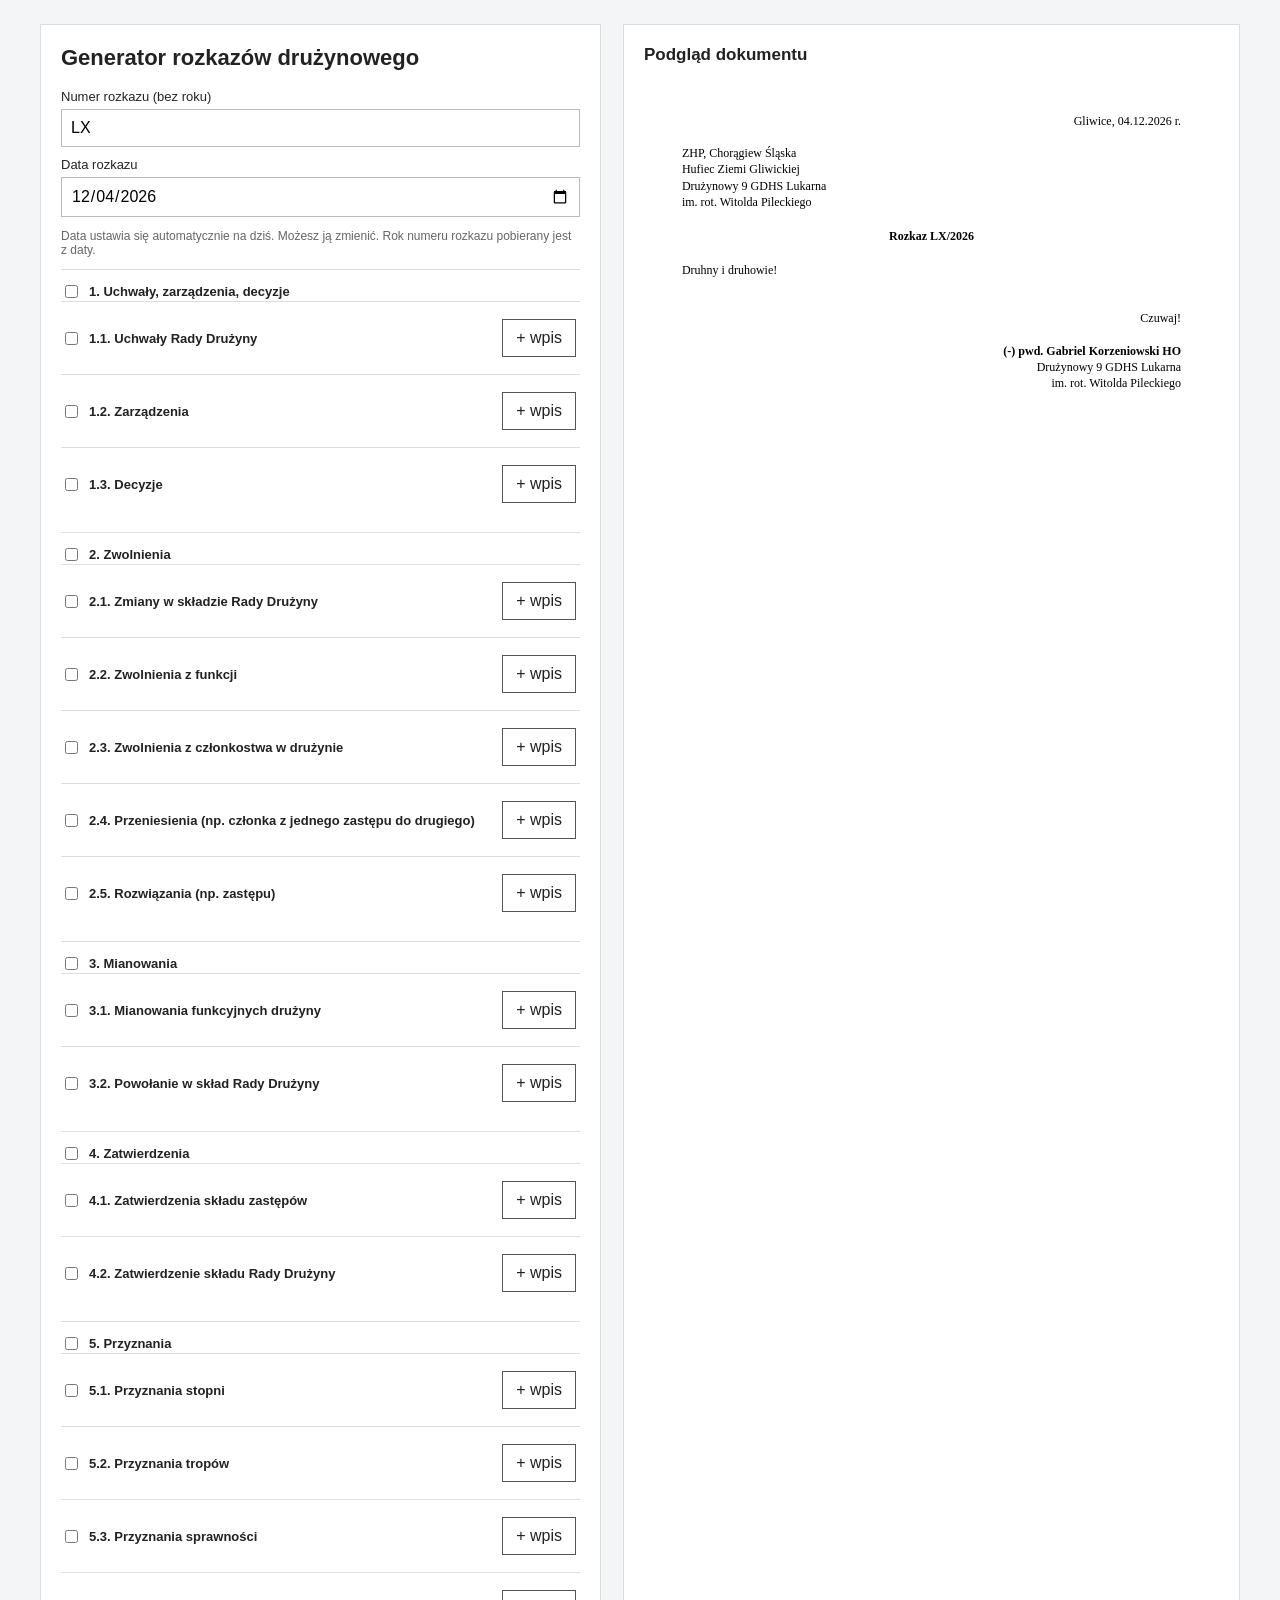
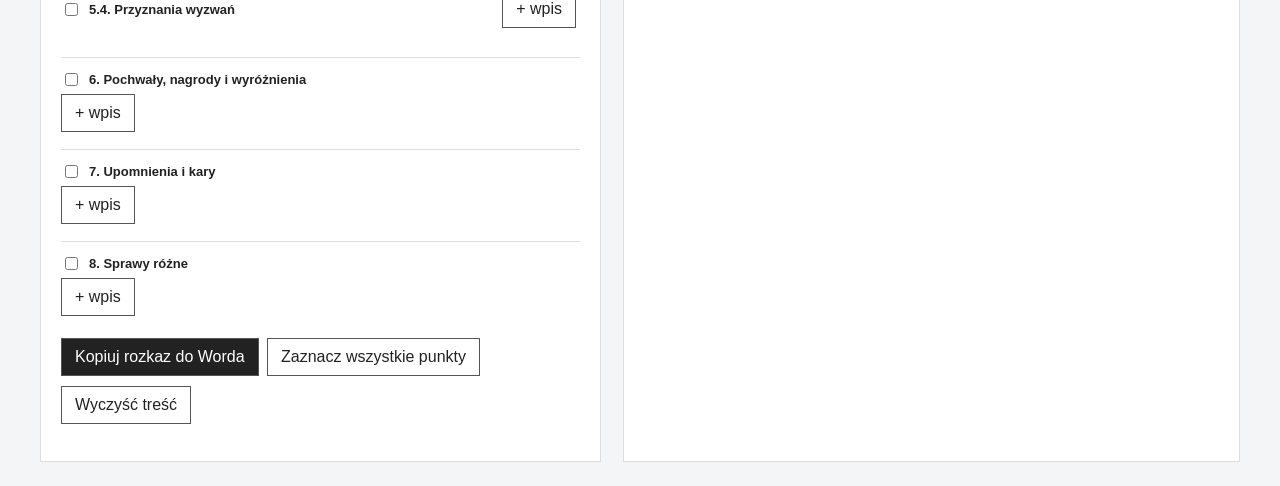
<file: rozkazdruzyny.html>
<!DOCTYPE html>
<html lang="pl">
<head>
<meta charset="UTF-8">
<meta name="viewport" content="width=device-width, initial-scale=1.0">
<title>Generator rozkazów drużyny</title>

<style>
:root {
    font-family: Arial, Helvetica, sans-serif;
    color: #222;
    background: #f4f5f6;
}

* { box-sizing: border-box; }

body {
    margin: 0;
    padding: 24px;
}

.app {
    max-width: 1200px;
    margin: auto;
    display: grid;
    grid-template-columns: minmax(300px, 1fr) minmax(320px, 1.1fr);
    gap: 22px;
}

.panel {
    background: white;
    border: 1px solid #ddd;
    padding: 20px;
}

h1 {
    font-size: 22px;
    margin: 0 0 18px;
}

h2 {
    font-size: 17px;
    margin: 0 0 14px;
}

label {
    display: block;
    font-size: 13px;
    margin: 10px 0 5px;
}

input[type="text"],
input[type="date"],
textarea {
    width: 100%;
    padding: 9px;
    border: 1px solid #bbb;
    font: inherit;
    background: white;
}

textarea {
    min-height: 70px;
    resize: vertical;
}

button {
    border: 1px solid #555;
    background: #222;
    color: white;
    padding: 9px 13px;
    font: inherit;
    cursor: pointer;
    margin: 5px 4px 5px 0;
}

button.secondary {
    background: white;
    color: #222;
}

button.remove {
    padding: 4px 8px;
    background: white;
    color: #922;
    border-color: #c99;
}

.section {
    border-top: 1px solid #ddd;
    padding: 12px 0;
}

.sectionhead {
    display: flex;
    align-items: center;
    gap: 8px;
}

.sectionhead label {
    margin: 0;
    font-weight: bold;
    flex: 1;
}

.entry {
    border-left: 2px solid #ddd;
    padding: 8px 0 8px 12px;
    margin: 8px 0;
}

.muted {
    font-size: 12px;
    color: #666;
}

/* Podgląd i dokument do Worda */
.paper {
    font-family: "Times New Roman", serif;
    background: white;
    color: black;
    padding: 34px 38px;
    min-height: 700px;
    line-height: 1.35;
    font-size: 12px;
    white-space: normal;
}

.paper .place {
    text-align: right;
    margin-bottom: 16px;
}

.paper .masthead {
    text-align: left;
}

.paper .title {
    text-align: center;
    font-weight: bold;
    margin: 18px 0;
}

.paper .greeting {
    margin: 18px 0;
}

.paper .main-point {
    font-size: 12px;
    margin: 12px 0 5px;
    font-weight: normal;
}

.paper .sub-point {
    font-size: 12px;
    margin: 8px 0 4px 24px;
    font-weight: normal;
}

.paper p {
    font-size: 12px;
    margin: 4px 0;
}

.paper p.entry-sub {
    margin-left: 48px;
}

.paper .signature {
    text-align: right;
    margin-top: 32px;
    font-size: 12px;
}

.paper .signature strong {
    display: block;
}

@media (max-width: 800px) {
    body { padding: 10px; }
    .app { grid-template-columns: 1fr; }
    .paper { padding: 22px; }
}
</style>
</head>

<body>

<div class="app">

<section class="panel controls">
    <h1>Generator rozkazów drużynowego</h1>

    <label for="number">Numer rozkazu (bez roku)</label>
    <input id="number" type="text" value="LX" placeholder="np. L2">

    <label for="date">Data rozkazu</label>
    <input id="date" type="date">

    <p class="muted">
        Data ustawia się automatycznie na dziś. Możesz ją zmienić.
        Rok numeru rozkazu pobierany jest z daty.
    </p>

    <div id="sections"></div>

    <button id="copy">Kopiuj rozkaz do Worda</button>
    <button class="secondary" id="selectAll">Zaznacz wszystkie punkty</button>
    <button class="secondary" id="clear">Wyczyść treść</button>

    <p id="status" class="muted" aria-live="polite"></p>
</section>

<section class="panel">
    <h2>Podgląd dokumentu</h2>
    <div id="preview" class="paper"></div>
</section>

</div>

<script>
const defs = [
    {
        n: 1,
        title: "Uchwały, zarządzenia, decyzje",
        subs: [
            ["1.1", "Uchwały Rady Drużyny"],
            ["1.2", "Zarządzenia"],
            ["1.3", "Decyzje"]
        ]
    },
    {
        n: 2,
        title: "Zwolnienia",
        subs: [
            ["2.1", "Zmiany w składzie Rady Drużyny"],
            ["2.2", "Zwolnienia z funkcji"],
            ["2.3", "Zwolnienia z członkostwa w drużynie"],
            ["2.4", "Przeniesienia (np. członka z jednego zastępu do drugiego)"],
            ["2.5", "Rozwiązania (np. zastępu)"]
        ]
    },
    {
        n: 3,
        title: "Mianowania",
        subs: [
            ["3.1", "Mianowania funkcyjnych drużyny"],
            ["3.2", "Powołanie w skład Rady Drużyny"]
        ]
    },
    {
        n: 4,
        title: "Zatwierdzenia",
        subs: [
            ["4.1", "Zatwierdzenia składu zastępów"],
            ["4.2", "Zatwierdzenie składu Rady Drużyny"]
        ]
    },
    {
        n: 5,
        title: "Przyznania",
        subs: [
            ["5.1", "Przyznania stopni"],
            ["5.2", "Przyznania tropów"],
            ["5.3", "Przyznania sprawności"],
            ["5.4", "Przyznania wyzwań"]
        ]
    },
    {
        n: 6,
        title: "Pochwały, nagrody i wyróżnienia",
        subs: []
    },
    {
        n: 7,
        title: "Upomnienia i kary",
        subs: []
    },
    {
        n: 8,
        title: "Sprawy różne",
        subs: []
    }
];

const $ = id => document.getElementById(id);
const STORAGE_KEY = "twierdza_rozkaz_generator_v1";

function getToday() {
    const today = new Date();
    return `${today.getFullYear()}-${String(today.getMonth() + 1).padStart(2, "0")}-${String(today.getDate()).padStart(2, "0")}`;
}

$("date").value = getToday();

function dateParts() {
    const d = $("date").value
        ? new Date($("date").value + "T12:00:00")
        : new Date();

    return {
        day: String(d.getDate()).padStart(2, "0"),
        month: String(d.getMonth() + 1).padStart(2, "0"),
        year: d.getFullYear()
    };
}

/* ZAPIS I ODTWARZANIE DANYCH */

function saveState() {
    const state = {
        number: $("number").value,
        date: $("date").value,
        checks: [
            ...document.querySelectorAll(
                '#sections input[type="checkbox"]'
            )
        ].map(input => input.checked),
        entries: [
            ...document.querySelectorAll('[id^="entries"]')
        ].map(container =>
            [...container.querySelectorAll("textarea")]
                .map(textarea => textarea.value)
        )
    };

    try {
        localStorage.setItem(STORAGE_KEY, JSON.stringify(state));
    } catch (error) {
        // Generator nadal działa, jeśli zapis jest niedostępny.
    }
}

function restoreState() {
    try {
        const saved = localStorage.getItem(STORAGE_KEY);
        if (!saved) return;

        const state = JSON.parse(saved);

        if (typeof state.number === "string") {
            $("number").value = state.number;
        }

        if (typeof state.date === "string" && state.date) {
            $("date").value = state.date;
        }

        const containers = [
            ...document.querySelectorAll('[id^="entries"]')
        ];

        if (Array.isArray(state.entries)) {
            containers.forEach((container, index) => {
                const values = Array.isArray(state.entries[index])
                    ? state.entries[index]
                    : [];

                values.forEach(value => {
                    addEntry(container);

                    const fields = container.querySelectorAll("textarea");
                    fields[fields.length - 1].value = String(value ?? "");
                });
            });
        }

        if (Array.isArray(state.checks)) {
            const checkboxes = [
                ...document.querySelectorAll(
                    '#sections input[type="checkbox"]'
                )
            ];

            checkboxes.forEach((checkbox, index) => {
                checkbox.checked = Boolean(state.checks[index]);
            });
        }
    } catch (error) {
        // Nieprawidłowy zapis nie blokuje działania generatora.
    }
}

/* DODAWANIE WPISÓW */

function addEntry(container) {
    const wrap = document.createElement("div");
    wrap.className = "entry";

    const ta = document.createElement("textarea");
    ta.placeholder = "Wpisz treść punktu…";

    ta.addEventListener("input", () => {
        render();
        saveState();
    });

    const rm = document.createElement("button");
    rm.type = "button";
    rm.className = "remove";
    rm.textContent = "Usuń wpis";

    rm.onclick = () => {
        wrap.remove();
        render();
        saveState();
    };

    wrap.append(ta, rm);
    container.append(wrap);
    render();
}

/* BUDOWANIE INTERFEJSU */

function build() {
    const root = $("sections");

    defs.forEach((d, i) => {
        const sec = document.createElement("div");
        sec.className = "section";

        const head = document.createElement("div");
        head.className = "sectionhead";

        const cb = document.createElement("input");
        cb.type = "checkbox";
        cb.id = "sec" + i;

        cb.addEventListener("change", () => {
            render();
            saveState();
        });

        const lab = document.createElement("label");
        lab.htmlFor = cb.id;
        lab.textContent = d.n + ". " + d.title;

        head.append(cb, lab);
        sec.append(head);

        if (d.subs.length) {
            d.subs.forEach((s, j) => {
                const sub = document.createElement("div");
                sub.className = "section";

                const sh = document.createElement("div");
                sh.className = "sectionhead";

                const scb = document.createElement("input");
                scb.type = "checkbox";
                scb.id = `sub${i}_${j}`;

                scb.addEventListener("change", () => {
                    if (scb.checked) cb.checked = true;
                    render();
                    saveState();
                });

                const sl = document.createElement("label");
                sl.htmlFor = scb.id;
                sl.textContent = s[0] + ". " + s[1];

                const add = document.createElement("button");
                add.type = "button";
                add.className = "secondary";
                add.textContent = "+ wpis";

                const entries = document.createElement("div");
                entries.id = `entries${i}_${j}`;

                add.onclick = () => {
                    scb.checked = true;
                    cb.checked = true;
                    addEntry(entries);
                    saveState();
                };

                sh.append(scb, sl, add);
                sub.append(sh, entries);
                sec.append(sub);
            });
        } else {
            const add = document.createElement("button");
            add.type = "button";
            add.className = "secondary";
            add.textContent = "+ wpis";

            const entries = document.createElement("div");
            entries.id = `entries${i}`;

            add.onclick = () => {
                cb.checked = true;
                addEntry(entries);
                saveState();
            };

            sec.append(add, entries);
        }

        root.append(sec);
    });
}

/* GENEROWANIE PODGLĄDU */

function esc(s) {
    return s.replace(/[&<>"']/g, c => ({
        "&": "&amp;",
        "<": "&lt;",
        ">": "&gt;",
        '"': "&quot;",
        "'": "&#39;"
    }[c]));
}

function render() {
    const { day, month, year } = dateParts();

    let out = `
        <div class="place">
            Gliwice, ${day}.${month}.${year} r.
        </div>

        <div class="masthead">
            ZHP, Chorągiew Śląska<br>
            Hufiec Ziemi Gliwickiej<br>
            Drużynowy 9 GDHS Lukarna<br>
            im. rot. Witolda Pileckiego
        </div>

        <div class="title">
            Rozkaz ${esc($("number").value.trim() || "…")}/${year}
        </div>

        <div class="greeting">
            Druhny i druhowie!
        </div>
    `;

    defs.forEach((d, i) => {
        const top = $("sec" + i);
        if (!top.checked) return;

        let content = "";

        if (d.subs.length) {
            d.subs.forEach((s, j) => {
                const cb = $(`sub${i}_${j}`);
                if (!cb.checked) return;

                const vals = [
                    ...$(`entries${i}_${j}`).querySelectorAll("textarea")
                ]
                    .map(x => x.value.trim())
                    .filter(Boolean);

                if (vals.length) {
                    content += `
                        <h4 class="sub-point">
                            ${s[0]}. ${esc(s[1])}
                        </h4>
                    `;

                    content += vals.map((v, k) => `
                        <p class="entry-sub">
                            ${s[0]}.${k + 1}. ${esc(v).replace(/\n/g, "<br>")}
                        </p>
                    `).join("");
                }
            });
        } else {
            const vals = [
                ...$(`entries${i}`).querySelectorAll("textarea")
            ]
                .map(x => x.value.trim())
                .filter(Boolean);

            if (vals.length) {
                content = vals.map((v, k) => `
                    <p class="entry-sub">
                        ${d.n}.${k + 1}. ${esc(v).replace(/\n/g, "<br>")}
                    </p>
                `).join("");
            }
        }

        if (content) {
            out += `
                <h4 class="main-point">
                    ${d.n}. ${esc(d.title)}
                </h4>
                ${content}
            `;
        }
    });

    out += `
        <div class="signature">
            Czuwaj!<br><br>
            <strong>(-) pwd. Gabriel Korzeniowski HO</strong>
            Drużynowy 9 GDHS Lukarna<br>
            im. rot. Witolda Pileckiego
        </div>
    `;

    $("preview").innerHTML = out;
}

/* ZMIANA DATY I NUMERU */

$("date").addEventListener("change", () => {
    render();
    saveState();
});

$("number").addEventListener("input", () => {
    render();
    saveState();
});

/* ZAZNACZANIE WSZYSTKICH PUNKTÓW */

$("selectAll").onclick = () => {
    document.querySelectorAll(
        '#sections input[type="checkbox"]'
    ).forEach(x => {
        x.checked = true;
    });

    render();
    saveState();
};

/* WYCZYŚĆ TREŚĆ – PEŁNY RESET */

$("clear").onclick = () => {
    try {
        localStorage.removeItem(STORAGE_KEY);
    } catch (error) {}

    $("number").value = "LX";
    $("date").value = getToday();

    document.querySelectorAll(
        '#sections input[type="checkbox"]'
    ).forEach(x => {
        x.checked = false;
    });

    document.querySelectorAll("#sections .entry").forEach(x => {
        x.remove();
    });

    render();

    $("status").textContent =
        "Przywrócono ustawienia domyślne i wyczyszczono treść.";
};

/* KOPIOWANIE DO WORDA */

$("copy").onclick = async () => {
    const node = $("preview");

    try {
        const html = node.innerHTML;

        if (navigator.clipboard && window.ClipboardItem) {
            await navigator.clipboard.write([
                new ClipboardItem({
                    "text/html": new Blob([html], {
                        type: "text/html"
                    }),
                    "text/plain": new Blob([node.innerText], {
                        type: "text/plain"
                    })
                })
            ]);
        } else {
            const range = document.createRange();
            range.selectNodeContents(node);

            const sel = window.getSelection();
            sel.removeAllRanges();
            sel.addRange(range);

            document.execCommand("copy");
            sel.removeAllRanges();
        }

        $("status").textContent =
            "Skopiowano. Wklej do Worda skrótem Ctrl+V lub Cmd+V.";

    } catch (e) {
        $("status").textContent =
            "Nie udało się skopiować automatycznie. Zaznacz tekst podglądu i skopiuj ręcznie.";
    }
};

/* URUCHOMIENIE GENERATORA */

build();
restoreState();
render();
</script>

</body>
</html>
</file>
<file: style.css>
/* RESET I TYPOGRAFIA */
* {
  box-sizing: border-box;
  font-family: 'Montserrat', system-ui, -apple-system, BlinkMacSystemFont, sans-serif;
  font-weight: 500;
}

strong {
  font-weight: 700;
}

/* KOLORY GLOBALNE */
:root {
  --violet-dark: #2e1a47;
  --violet-main: #4b2c82;
  --violet-light: #f1eff7;
  --violet-text: #4b3f72;
}

/* BODY */
body {
  margin: 0;
  background: var(--violet-light);
  color: #222;
}

/* HEADER */
/* HEADER */
.app-header {
  position: fixed;
  top: 0;
  left: 0;
  right: 0;

  height: calc(64px + env(safe-area-inset-top));
  padding-top: env(safe-area-inset-top);

  background: #7b5aa2;
  display: flex;
  align-items: center;
  justify-content: center;

  border-bottom-left-radius: 28px;
  border-bottom-right-radius: 28px;

  box-shadow: 0 6px 16px rgba(0,0,0,0.35);
  z-index: 1000;
}

.app-title {
  font-size: 36px;
  font-weight: 700; /* POGRUBIONY HEADER */
  letter-spacing: 3px;
  color: #f4f1fa;
}


/* GŁÓWNA ZAWARTOŚĆ */
main {
  padding: 16px;
  padding-top: 75px;   /* header */
  padding-bottom: 140px; /* miejsce nad dolnym menu */
  max-width: 480px;
  margin: auto;
}

.page {
  display: none;
}

.page.active {
  display: block;
}

/* NAGŁÓWKI */
h1 {
  color: #36215e;
  font-weight: 600;
}

.card h2 {
  font-weight: 600;
}


.card h2 {
  margin-top: 0;
  display: flex;
  align-items: center;
  gap: 6px;
}

/* KARTY – BAZA */
.card {
  background: #fff;
  padding: 14px;
  margin-bottom: 12px;
  border-radius: 14px;
  box-shadow: 0 2px 6px rgba(0,0,0,0.08);
  border-left: 5px solid var(--violet-text);
}

/* KARTY – TYPY */
/* GRANATOWA */
.card.granatowy {
  border-left-color: #203581;
  background: #f8f8ff;
}

/* FIOLETOWA */
.card.fioletowy {
  border-left-color: #663399;
  background: #f8f8ff;
}

/* CZERWONA */
.card.czerwony {
  border-left-color: #b11116;
  background: #f8f8ff;
}

/* SZARA */
.card.szary {
  border-left-color: #657681;
  background: #f8f8ff;
}


/* LISTY */
.ranking,
.file-list {
  list-style: none;
  padding: 0;
}

.ranking li,
.file-list li {
  background: #fff;
  padding: 10px 14px;
  margin-bottom: 8px;
  border-radius: 10px;
  box-shadow: 0 2px 6px rgba(0,0,0,0.08);
}

.file-list a {
  text-decoration: none;
  color: var(--violet-text);
  font-weight: 500;
}

/* IFRAME */
iframe {
  width: 100%;
  height: 65vh;
  border-radius: 12px;
}

/* DOLNA NAWIGACJA */
.bottom-nav {
  position: fixed;
  bottom: 12px;
  left: 12px;
  right: 12px;

  background: #7b5aa2;
  border-radius: 24px;

  display: flex;
  justify-content: space-around;
  align-items: center;

  padding: 12px 0;
  box-shadow: 0 10px 30px rgba(0,0,0,0.35);
  z-index: 1000;
}

.bottom-nav button {
  flex: 1;
  border: none;
  background: none;
  color: #e6e1f5;

  display: flex;
  flex-direction: column;
  align-items: center;
  justify-content: center;
}

.bottom-nav span {
  font-size: 12px;
}

.bottom-nav .icon {
  width: 28px;
  height: 28px;
  margin-bottom: 2px;
}

.file-list li {
  padding: 0; /* link wypełnia całość */
}

.file-tile {
  display: block;
  width: 100%;

  padding: 14px 16px;
  border-radius: 10px;

  background: #fff;
  color: var(--violet-text);
  text-decoration: none;
  font-weight: 500;

  box-shadow: 0 2px 6px rgba(0,0,0,0.08);
  transition: transform 0.15s ease, box-shadow 0.15s ease;
}

.file-tile:active {
  transform: scale(0.98);
}

.file-tile:hover {
  box-shadow: 0 4px 10px rgba(0,0,0,0.12);
}

.iframe-wrapper {
  width: 100%;
  height: calc(100vh - 320px);
  /* 104px header + ~140px dolne menu + margines */

  background: #fff;
  border-radius: 16px;
  overflow: hidden;

  box-shadow: 0 2px 6px rgba(0,0,0,0.08);
}

.iframe-wrapper iframe {
  width: 100%;
  height: 100%;
  border: 0;
}

.cones-wrapper {
  position: relative;
  max-width: 900px;
  margin: 30px auto;
}

.cones-wrapper img {
  width: 100%;
  height: auto;
  display: block;
}

/* wspólne */
.cone-score {
  position: absolute;
  font-weight: 800;
  font-size: clamp(14px, 2.5vw, 28px); /* MNIEJSZE */
  color: #fff;
  text-shadow: 0 1px 4px rgba(0,0,0,0.7);
  transform: translate(-50%, -50%);
  pointer-events: none;
}

/* POZYCJE – ŚRODKI SZYSZEK */
.s1 { top: 60%; left: 13%; }
.s2 { top: 60%; left: 31.5%; }
.s3 { top: 60%; left: 50%; }
.s4 { top: 60%; left: 68.5%; }
.s5 { top: 60%; left: 87%; }

.card.granatowy h2 {
  color: #203581;
}

.card.fioletowy h2 {
  color: #663399;
}

.card.czerwony h2 {
  color: #b11116;
}

.card.szary h2 {
  color: #657681;
}
</file>
